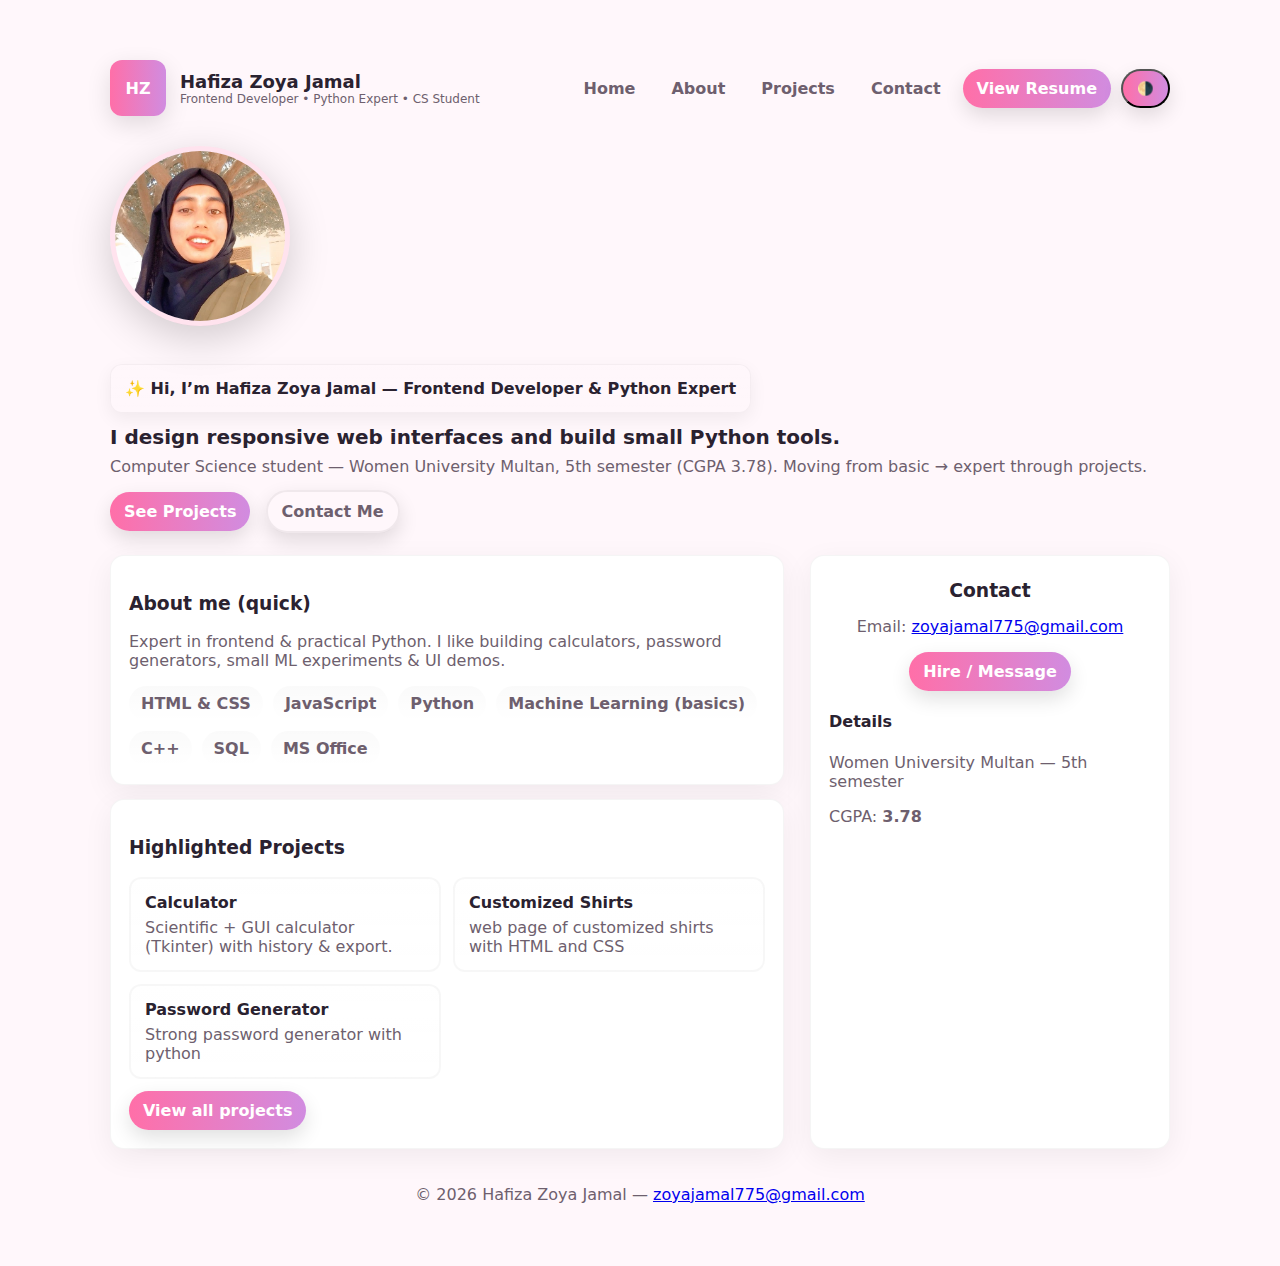
<file: index.html>
<!doctype html>
<html lang="en" data-theme="light">
<head>
  <meta charset="utf-8" />
  <meta name="viewport" content="width=device-width,initial-scale=1" />
  <title>Hafiza Zoya Jamal — Home</title>
  <link rel="stylesheet" href="style.css">
</head>
<body>
  <div class="container">
    <nav>
      <div class="brand">
        <div class="logo">HZ</div>
        <div>
          <h1>Hafiza Zoya Jamal</h1>
          <p class="muted">Frontend Developer • Python Expert • CS Student</p>
        </div>
      </div>

      <div class="top-controls">
        <div class="nav-links">
          <a href="index.html">Home</a>
          <a href="about.html">About</a>
          <a href="projects.html">Projects</a>
          <a href="contact.html">Contact</a>
        </div>
        <a href="resume.pdf" target="_blank" class="btn">View Resume</a>

        <button id="themeToggle" class="btn">🌗</button>
      </div>
    </nav>

    
    <header class="header">
     
<div class="profile">
  <img src="profile.jpg" alt="Your profile photo">
</div>



      <div class="intro">
        <div class="banner">✨ Hi, I’m <strong>Hafiza Zoya Jamal</strong> — Frontend Developer & Python Expert</div>
        <h2 style="margin-top:12px">I design responsive web interfaces and build small Python tools.</h2>
        <p class="muted">Computer Science student — Women University Multan, 5th semester (CGPA 3.78). Moving from basic → expert through projects.</p>

        <div style="margin-top:14px">
          <a href="projects.html" class="btn">See Projects</a>
          <a href="contact.html" class="btn ghost" style="margin-left:10px">Contact Me</a>
        </div>
      </div>
    </header>

    <div class="grid" style="margin-top:22px">
      <main>
        <div class="card">
          <h3>About me (quick)</h3>
          <p class="muted">Expert in frontend & practical Python. I like building calculators, password generators, small ML experiments & UI demos.</p>
          <div style="margin-top:12px" class="skills">
            <span class="skill">HTML & CSS</span>
            <span class="skill">JavaScript</span>
            <span class="skill">Python</span>
            <span class="skill">Machine Learning (basics)</span>
            <span class="skill">C++</span>
            <span class="skill">SQL</span>
            <span class="skill">MS Office</span>
          </div>
        </div>

        <div class="card" style="margin-top:14px">
          <h3>Highlighted Projects</h3>
          <div class="projects">
            <div class="project"><h4>Calculator</h4><p class="muted">Scientific + GUI calculator (Tkinter) with history & export.</p></div>
            <div class="project"><h4>Customized Shirts</h4><p class="muted">web page of customized shirts with HTML and CSS</p></div>
            <div class="project"><h4>Password Generator</h4><p class="muted">Strong password generator with python</p></div>
          </div>
          <div style="margin-top:12px"><a href="projects.html" class="btn">View all projects</a></div>
        </div>
      </main>

      <aside class="card">
        <div class="center">
          <h3 style="margin:6px 0 2px 0">Contact</h3>
          <p class="muted">Email: <a href="mailto:zoyajamal775@gmail.com">zoyajamal775@gmail.com</a></p>
          <div style="margin-top:10px">
            <a class="btn" href="contact.html">Hire / Message</a>
          </div>
        </div>

        <div style="margin-top:16px">
          <h4>Details</h4>
          <p class="muted" style="margin:6px 0">Women University Multan — 5th semester</p>
          <p class="muted">CGPA: <strong>3.78</strong></p>
        </div>
      </aside>
    </div>

    <footer>
      © <span id="year"></span> Hafiza Zoya Jamal — <a href="mailto:zoyajamal775@gmail.com">zoyajamal775@gmail.com</a>
    </footer>
  </div>

<script>
  
  (function(){
    const root = document.documentElement;
    const saved = localStorage.getItem('portfolio-theme') || 'light';
    root.setAttribute('data-theme', saved);
    document.getElementById('themeToggle').addEventListener('click', ()=>{
      const current = root.getAttribute('data-theme');
      const next = current === 'light' ? 'dark' : 'light';
      root.setAttribute('data-theme', next);
      localStorage.setItem('portfolio-theme', next);
    });
    document.getElementById('year').textContent = new Date().getFullYear();
  })();

  
  function openResume(){
    
    window.open('resume.pdf.docx', '_blank');
  }
</script>
</body>
</html>
</file>
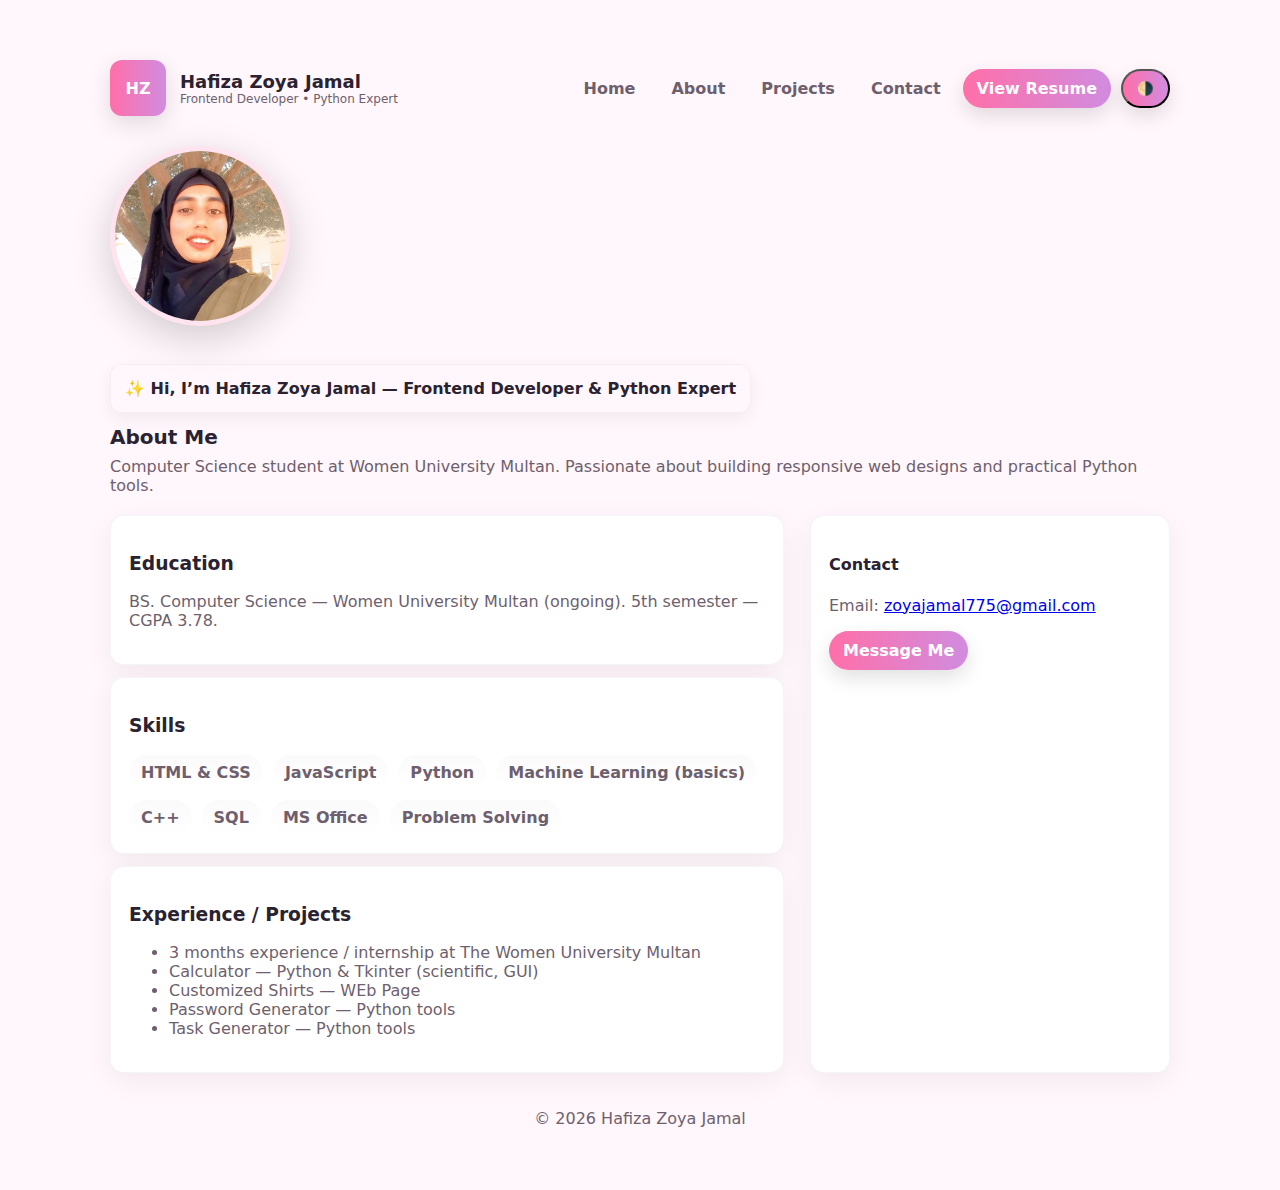
<file: about.html>
<!doctype html>
<html lang="en" data-theme="light">
<head>
  <meta charset="utf-8" />
  <meta name="viewport" content="width=device-width,initial-scale=1" />
  <title>About — Hafiza Zoya Jamal</title>
  <link rel="stylesheet" href="style.css">
</head>
<body>
  <div class="container">
    <nav>
      <div class="brand">
        <div class="logo">HZ</div>
        <div>
          <h1>Hafiza Zoya Jamal</h1>
          <p class="muted">Frontend Developer • Python Expert</p>
        </div>
      </div>

      <div class="top-controls">
        <div class="nav-links">
          <a href="index.html">Home</a>
          <a href="about.html">About</a>
          <a href="projects.html">Projects</a>
          <a href="contact.html">Contact</a>
        </div>
        <a href="resume.pdf" target="_blank" class="btn">View Resume</a>

        <button id="themeToggle" class="btn">🌗</button>
      </div>
    </nav>

    <header class="header">
    
<div class="profile">
  <img src="profile.jpg" alt="Your profile photo">
</div>


      <div class="intro">
        <div class="banner">✨ Hi, I’m <strong>Hafiza Zoya Jamal</strong> — Frontend Developer & Python Expert</div>
        <h2 style="margin-top:12px">About Me</h2>
        <p class="muted">Computer Science student at Women University Multan. Passionate about building responsive web designs and practical Python tools.</p>
      </div>
    </header>

    <div class="grid" style="margin-top:20px">
      <main>
        <div class="card">
          <h3>Education</h3>
          <p class="muted">BS. Computer Science — Women University Multan (ongoing). 5th semester — CGPA 3.78.</p>
        </div>

        <div class="card" style="margin-top:12px">
          <h3>Skills</h3>
          <div class="skills" style="margin-top:10px">
            <span class="skill">HTML & CSS</span>
            <span class="skill">JavaScript</span>
            <span class="skill">Python</span>
            <span class="skill">Machine Learning (basics)</span>
            <span class="skill">C++</span>
            <span class="skill">SQL</span>
            <span class="skill">MS Office</span>
            <span class="skill">Problem Solving</span>
          </div>
        </div>

        <div class="card" style="margin-top:12px">
          <h3>Experience / Projects</h3>
          <ul class="muted">
            <li>3 months experience / internship at The Women University Multan</li>
            <li>Calculator — Python & Tkinter (scientific, GUI)</li>
            <li>Customized Shirts — WEb Page</li>
            <li>Password Generator — Python tools</li>
            <li>Task Generator — Python tools</li>
          </ul>
        </div>
      </main>

      <aside class="card">
        <h4>Contact</h4>
        <p class="muted">Email: <a href="mailto:zoyajamal775@gmail.com">zoyajamal775@gmail.com</a></p>
        <div style="margin-top:14px">
          <a class="btn" href="contact.html">Message Me</a>
        </div>
      </aside>
    </div>

    <footer>
      © <span id="year"></span> Hafiza Zoya Jamal
    </footer>
  </div>

<script>
  
  (function(){
    const root = document.documentElement;
    const saved = localStorage.getItem('portfolio-theme') || 'light';
    root.setAttribute('data-theme', saved);
    document.getElementById('themeToggle').addEventListener('click', ()=>{
      const current = root.getAttribute('data-theme');
      const next = current === 'light' ? 'dark' : 'light';
      root.setAttribute('data-theme', next);
      localStorage.setItem('portfolio-theme', next);
    });
    document.getElementById('year').textContent = new Date().getFullYear();
  })();

  function openResume(){ window.open('resume.pdf', '_blank'); }
</script>
</body>
</html>
</file>
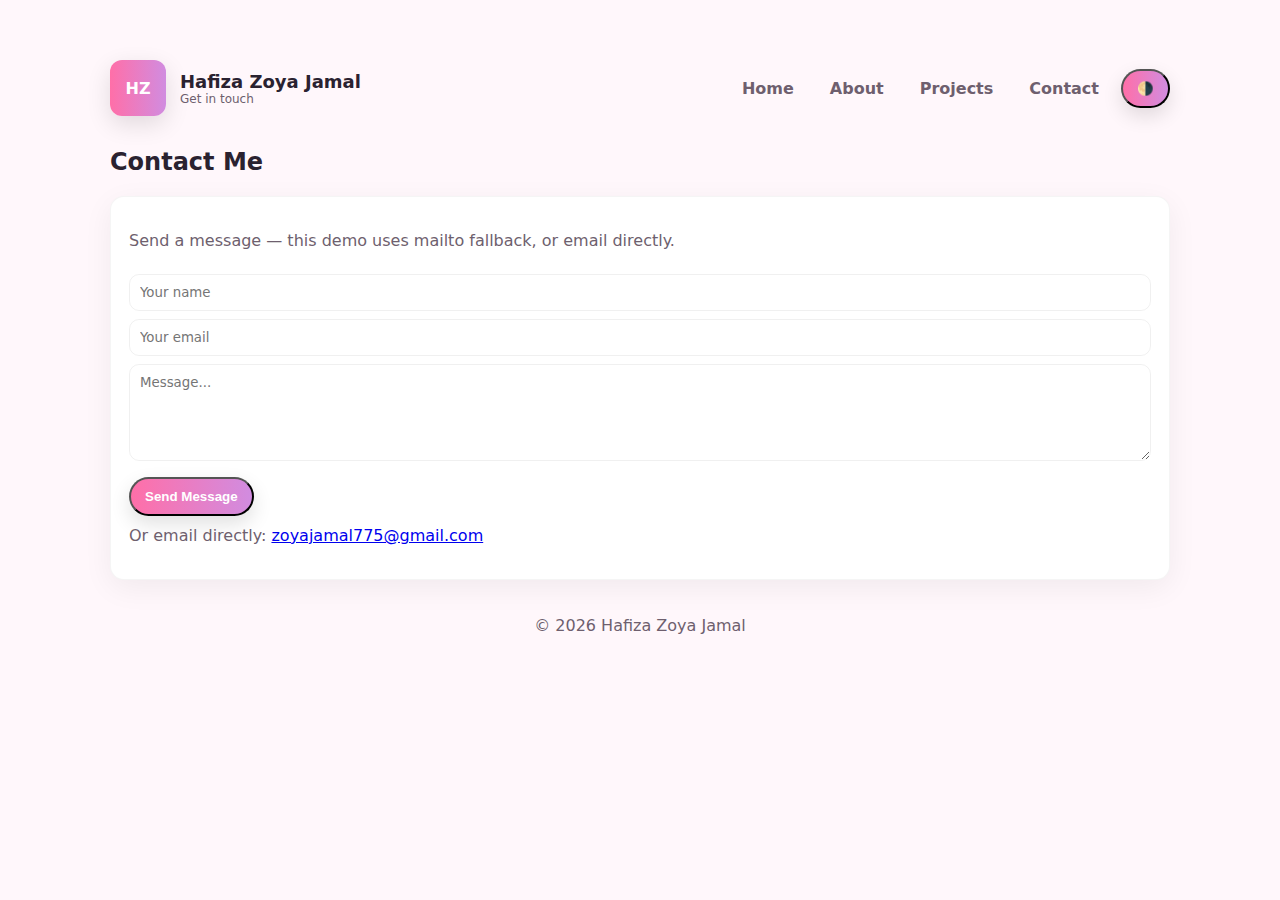
<file: contact.html>
<!doctype html>
<html lang="en" data-theme="light">
<head>
  <meta charset="utf-8" />
  <meta name="viewport" content="width=device-width,initial-scale=1" />
  <title>Contact — Hafiza Zoya Jamal</title>
  <link rel="stylesheet" href="style.css">
</head>
<body>
  <div class="container">
    <nav>
      <div class="brand">
        <div class="logo">HZ</div>
        <div>
          <h1>Hafiza Zoya Jamal</h1>
          <p class="muted">Get in touch</p>
        </div>
      </div>

      <div class="top-controls">
        <div class="nav-links">
          <a href="index.html">Home</a>
          <a href="about.html">About</a>
          <a href="projects.html">Projects</a>
          <a href="contact.html">Contact</a>
        </div>
        <button id="themeToggle" class="btn">🌗</button>
      </div>
    </nav>

    <section style="margin-top:18px">
      <h2>Contact Me</h2>
      <div class="card">
        <p class="muted">Send a message — this demo uses mailto fallback, or email directly.</p>
        <form onsubmit="handleSubmit(event)">
          <input id="name" placeholder="Your name" required>
          <input id="email" type="email" placeholder="Your email" required>
          <textarea id="msg" rows="5" placeholder="Message..." required></textarea>
          <button class="btn" type="submit">Send Message</button>
        </form>
        <p class="muted" style="margin-top:10px">Or email directly: <a href="mailto:zoyajamal775@gmail.com">zoyajamal775@gmail.com</a></p>
      </div>
    </section>

    <footer>
      © <span id="year"></span> Hafiza Zoya Jamal
    </footer>
  </div>

<script>
  (function(){ const root=document.documentElement; const saved=localStorage.getItem('portfolio-theme')||'light'; root.setAttribute('data-theme', saved);
    document.getElementById('themeToggle').addEventListener('click', ()=>{ const current=root.getAttribute('data-theme'); const next=current==='light'?'dark':'light'; root.setAttribute('data-theme', next); localStorage.setItem('portfolio-theme', next); });
    document.getElementById('year').textContent=new Date().getFullYear();
  })();

  function handleSubmit(e){
    e.preventDefault();
    const n=document.getElementById('name').value.trim();
    const em=document.getElementById('email').value.trim();
    const m=document.getElementById('msg').value.trim();
    const subject = encodeURIComponent('Portfolio message from '+n);
    const body = encodeURIComponent('Name: '+n+'\nEmail: '+em+'\n\n'+m);
    window.location.href = `mailto:zoyajamal775@gmail.com?subject=${subject}&body=${body}`;
  }
</script>
</body>
</html>
</file>
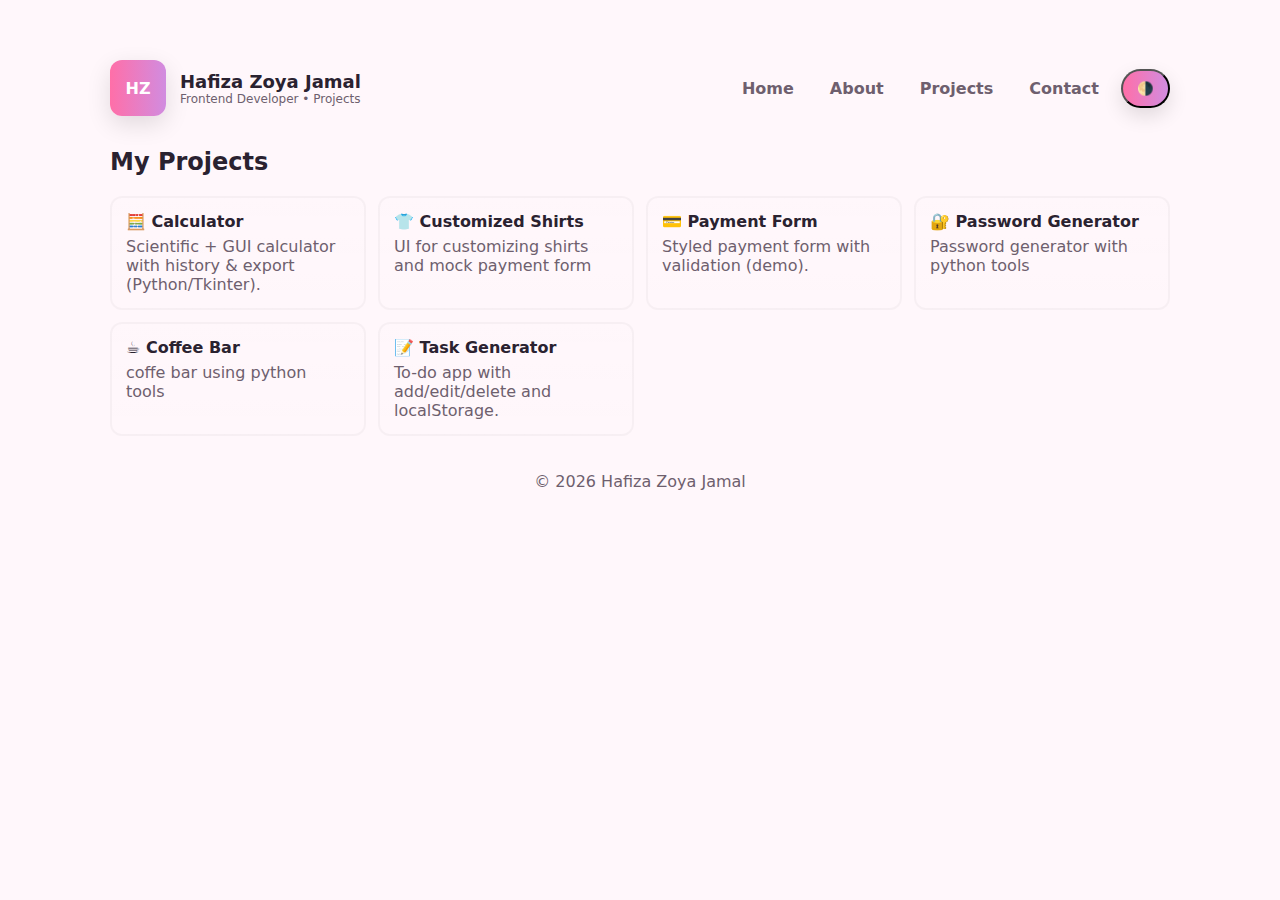
<file: projects.html>
<!doctype html>
<html lang="en" data-theme="light">
<head>
  <meta charset="utf-8" />
  <meta name="viewport" content="width=device-width,initial-scale=1" />
  <title>Projects — Hafiza Zoya Jamal</title>
  <link rel="stylesheet" href="style.css">
</head>
<body>
  <div class="container">
    <nav>
      <div class="brand">
        <div class="logo">HZ</div>
        <div>
          <h1>Hafiza Zoya Jamal</h1>
          <p class="muted">Frontend Developer • Projects</p>
        </div>
      </div>

      <div class="top-controls">
        <div class="nav-links">
          <a href="index.html">Home</a>
          <a href="about.html">About</a>
          <a href="projects.html">Projects</a>
          <a href="contact.html">Contact</a>
        </div>
        <button id="themeToggle" class="btn">🌗</button>
      </div>
    </nav>

    <section style="margin-top:18px">
      <h2>My Projects</h2>
      <div class="projects">
        <div class="project"><h4>🧮 Calculator</h4><p class="muted">Scientific + GUI calculator with history & export (Python/Tkinter).</p></div>
        <div class="project"><h4>👕 Customized Shirts</h4><p class="muted">UI for customizing shirts and mock payment form</p></div>
        <div class="project"><h4>💳 Payment Form</h4><p class="muted">Styled payment form with validation (demo).</p></div>
        <div class="project"><h4>🔐 Password Generator</h4><p class="muted">Password generator with python tools</p></div>
        <div class="project"><h4>☕ Coffee Bar</h4><p class="muted">coffe bar using python tools</p></div>
        <div class="project"><h4>📝 Task Generator</h4><p class="muted">To-do app with add/edit/delete and localStorage.</p></div>
      </div>
    </section>

    <footer>
      © <span id="year"></span> Hafiza Zoya Jamal
    </footer>
  </div>

<script>
  (function(){ const root=document.documentElement; const saved=localStorage.getItem('portfolio-theme')||'light'; root.setAttribute('data-theme', saved);
    document.getElementById('themeToggle').addEventListener('click', ()=>{ const current=root.getAttribute('data-theme'); const next=current==='light'?'dark':'light'; root.setAttribute('data-theme', next); localStorage.setItem('portfolio-theme', next); });
    document.getElementById('year').textContent=new Date().getFullYear();
  })();
</script>
</body>
</html>
</file>
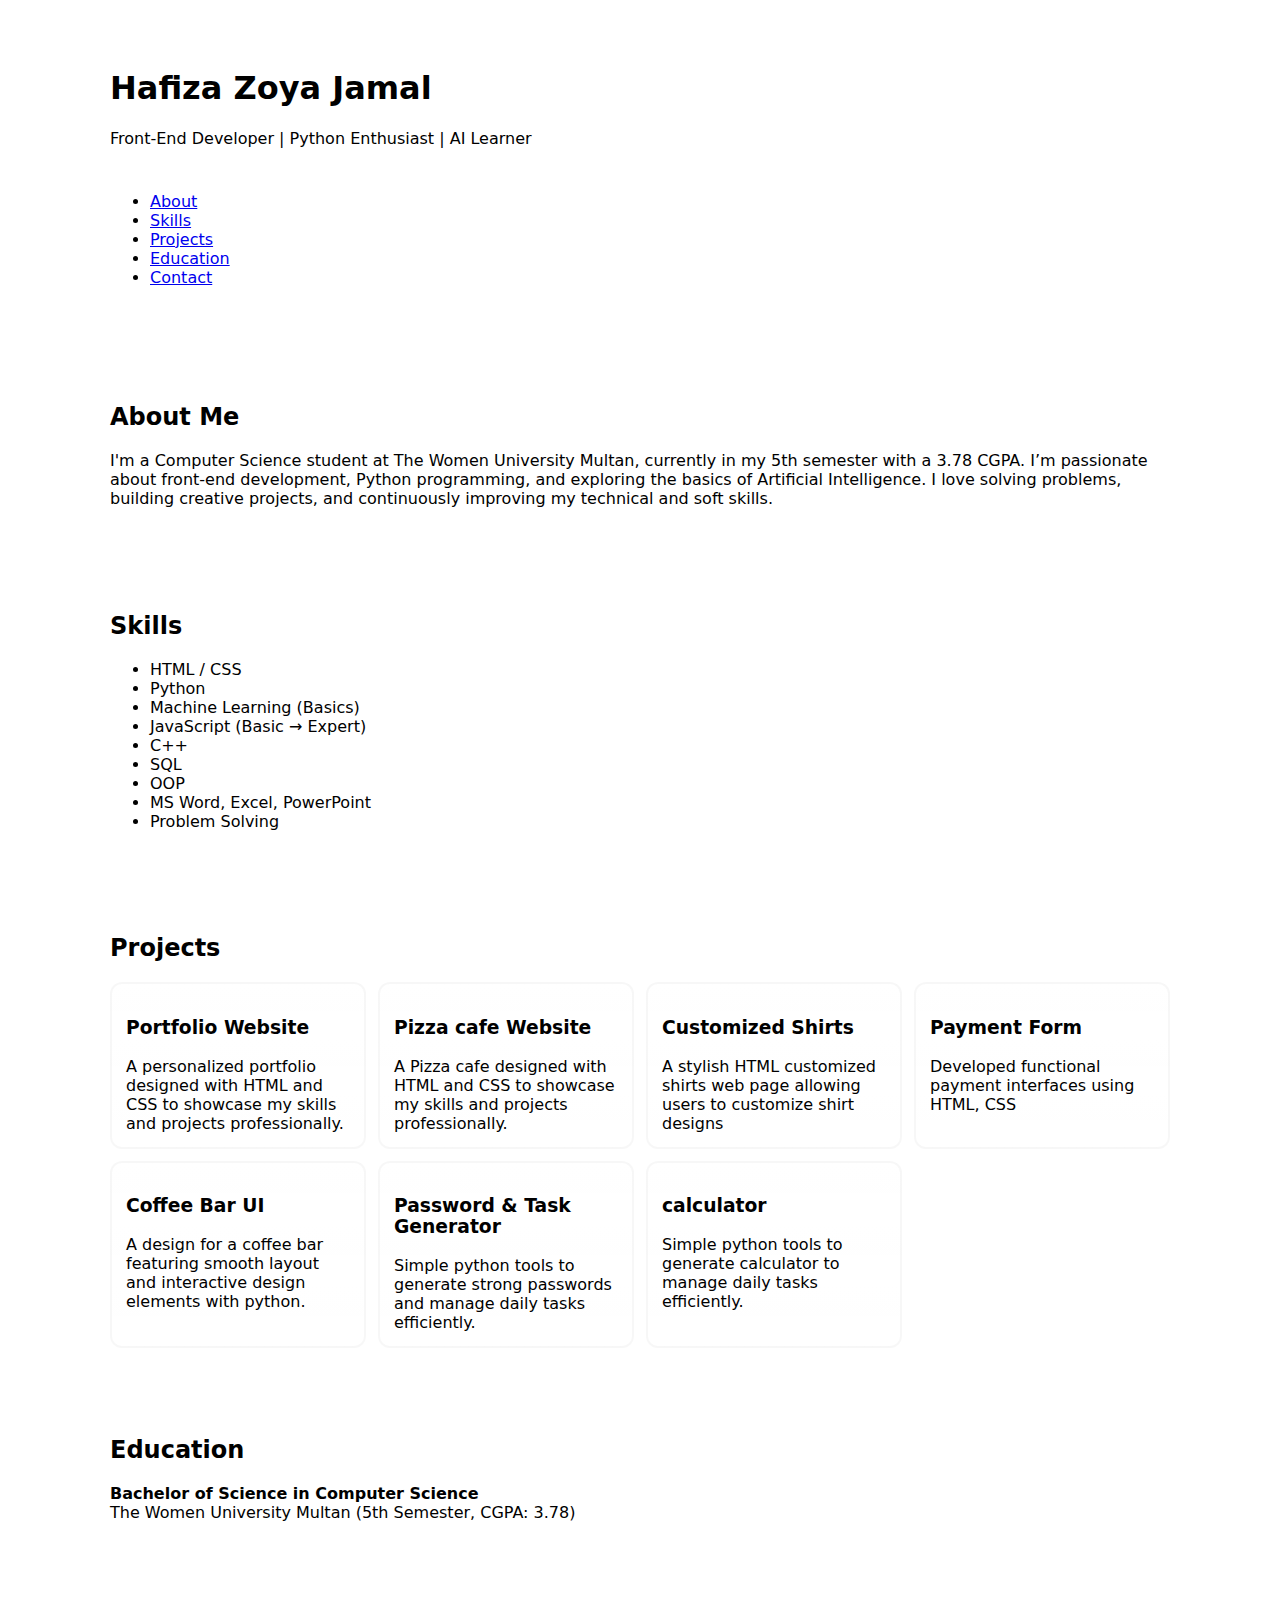
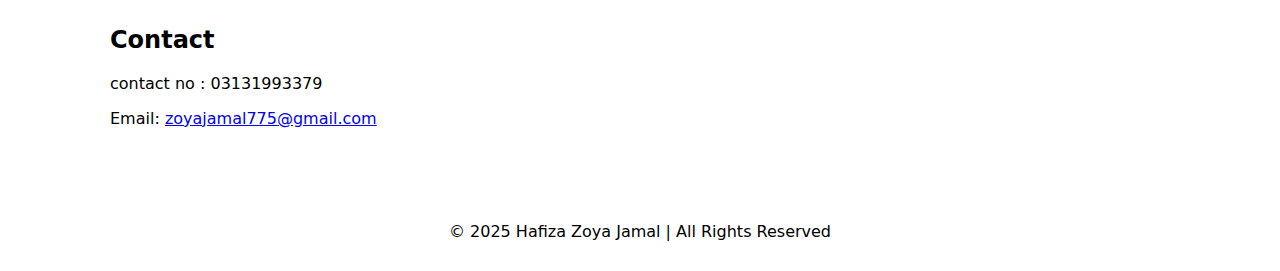
<file: zoya portfolio.html>
<!DOCTYPE html>
<html lang="en">
<head>
  <meta charset="UTF-8" />
  <meta name="viewport" content="width=device-width, initial-scale=1.0" />
  <title>Hafiza Zoya Jamal | Portfolio</title>
  <link rel="stylesheet" href="style.css" />
</head>
<body>
  <header>
    <div class="container">
      <h1>Hafiza Zoya Jamal</h1>
      <p class="role">Front-End Developer | Python Enthusiast | AI Learner</p>
      <nav>
        <ul>
          <li><a href="#about">About</a></li>
          <li><a href="#skills">Skills</a></li>
          <li><a href="#projects">Projects</a></li>
          <li><a href="#education">Education</a></li>
          <li><a href="#contact">Contact</a></li>
        </ul>
      </nav>
    </div>
  </header>

  <section id="about" class="section">
    <div class="container">
      <h2>About Me</h2>
      <p>
        I'm a Computer Science student at The Women University Multan, currently in my 5th semester with a 3.78 CGPA. 
        I’m passionate about front-end development, Python programming, and exploring the basics of Artificial Intelligence. 
        I love solving problems, building creative projects, and continuously improving my technical and soft skills.
      </p>
    </div>
  </section>

  <section id="skills" class="section">
    <div class="container">
      <h2>Skills</h2>
      <ul class="skills-list">
        <li>HTML / CSS</li>
        <li>Python</li>
        <li>Machine Learning (Basics)</li>
        <li>JavaScript (Basic → Expert)</li>
        <li>C++</li>
        <li>SQL</li>
        <li>OOP</li>
        <li>MS Word, Excel, PowerPoint</li>
        <li>Problem Solving</li>
      </ul>
    </div>
  </section>

  <section id="projects" class="section">
    <div class="container">
      <h2>Projects</h2>
      <div class="projects">
        <div class="project">
          <h3>Portfolio Website</h3>
          <p>A personalized portfolio designed with HTML and CSS to showcase my skills and projects professionally.</p>
        </div>
         <div class="project">
          <h3>Pizza cafe Website</h3>
          <p>A Pizza cafe designed with HTML and CSS to showcase my skills and projects professionally.</p>
        </div>
        <div class="project">
          <h3>Customized Shirts </h3>
          <p>A stylish HTML customized shirts web page allowing users to customize shirt designs</p>
        </div>
        <div class="project">
          <h3>Payment Form </h3>
          <p>Developed functional payment  interfaces using HTML, CSS</p>
        </div>
        <div class="project">
          <h3>Coffee Bar UI</h3>
          <p>A  design for a coffee bar featuring smooth layout and interactive design elements with python.</p>
        </div>
        <div class="project">
          <h3>Password & Task Generator</h3>
          <p>Simple python tools to generate strong passwords and manage daily tasks efficiently.</p>
        </div>
         <div class="project">
          <h3>calculator</h3>
          <p>Simple python tools to generate calculator to manage daily tasks efficiently.</p>
        </div>
      </div>
    </div>
  </section>

  <section id="education" class="section">
    <div class="container">
      <h2>Education</h2>
      <p><strong>Bachelor of Science in Computer Science</strong><br> The Women University Multan (5th Semester, CGPA: 3.78)</p>
    </div>
  </section>

  <section id="contact" class="section">
    <div class="container">
      <h2>Contact</h2>
      <p>contact no : 03131993379 </p>
      <p>Email: <a href="mailto:zoyajamal775@gmail.com">zoyajamal775@gmail.com</a></p>
    </div>
  </section>

  <footer>
    <p>&copy; 2025 Hafiza Zoya Jamal | All Rights Reserved</p>
  </footer>
</body>
</html>
</file>
<file: style.css>
:root{
  --bg-light: #fff7fb;
  --card-light: #ffffff;
  --text-light: #2a2230;
  --muted-light: #6e5f6e;
  --accent-light: #ff6fa8;
  --accent2-light: #d18ce0;

  --bg-dark: #17101a;
  --card-dark: #241527;
  --text-dark: #f4eef6;
  --muted-dark: #bfb2bf;
  --accent-dark: #ff9fcf;
  --accent2-dark: #a98fff;

  --radius: 14px;
  --maxw: 1100px;
}


html[data-theme="light"]{
  --bg: var(--bg-light);
  --card: var(--card-light);
  --text: var(--text-light);
  --muted: var(--muted-light);
  --accent: linear-gradient(90deg,var(--accent-light),var(--accent2-light));
}
html[data-theme="dark"]{
  --bg: var(--bg-dark);
  --card: var(--card-dark);
  --text: var(--text-dark);
  --muted: var(--muted-dark);
  --accent: linear-gradient(90deg,var(--accent-dark),var(--accent2-dark));
}

*{box-sizing:border-box}
body{
  margin:0;
  font-family: "Poppins", system-ui, -apple-system, "Segoe UI", Roboto, "Helvetica Neue", Arial;
  background:var(--bg);
  color:var(--text);
  -webkit-font-smoothing:antialiased;
  -moz-osx-font-smoothing:grayscale;
}


.container{max-width:var(--maxw);margin:28px auto;padding:20px}


nav{
  display:flex;justify-content:space-between;align-items:center;gap:12px;
  background:transparent;padding:12px 0;
}
.brand{display:flex;gap:14px;align-items:center}
.logo{
  width:56px;height:56px;border-radius:12px;
  background:var(--accent);display:grid;place-items:center;color:#fff;font-weight:800;
  box-shadow: 0 8px 24px rgba(0,0,0,0.12);
}
.brand h1{margin:0;font-size:18px}
.brand p{margin:0;font-size:12px;color:var(--muted)}

.nav-links{display:flex;gap:12px;align-items:center}
.nav-links a{
  text-decoration:none;color:var(--muted);font-weight:600;padding:8px 12px;border-radius:10px;
}
.nav-links a:hover{color:var(--text);background:rgba(255,255,255,0.03)}


.header{
  display:flex;gap:26px;align-items:center;margin-top:18px;flex-wrap:wrap;
  animation:fadeInUp .8s ease both;
}

.profile {
  width: 180px;                 
  height: 180px;
  border-radius: 50%;           
  overflow: hidden;
  display: inline-block;
  border: 5px solid rgba(255, 111, 170, 0.15);
  box-shadow: 0 12px 40px rgba(0, 0, 0, 0.18);
  position: relative;
  flex-shrink: 0;
}

.profile img {
  width: 100%;
  height: 100%;
  object-fit: cover;           
  object-position: center;
  display: block;
}

.profile::after {
  content: "";
  position: absolute;
  inset: 0;
  border-radius: 50%;
  box-shadow: 0 0 25px rgba(255, 111, 170, 0.25);
  pointer-events: none;
}

.intro{
  min-width:220px;
  animation:fadeIn .9s ease both .15s;
}
.intro h2{margin:0;font-size:20px;color:var(--text)}
.intro p{margin:8px 0 0 0;color:var(--muted)}


.banner{
  margin-top:12px;padding:14px;border-radius:12px;background:linear-gradient(180deg,rgba(255,255,255,0.02),transparent);
  display:inline-block;font-weight:700;color:var(--text);border:1px solid rgba(0,0,0,0.04);
  box-shadow: 0 6px 18px rgba(0,0,0,0.06);
}


.grid{
  display:grid;grid-template-columns:1fr 360px;gap:26px;margin-top:20px;
}
.card{
  background:var(--card);padding:18px;border-radius:var(--radius);border:1px solid rgba(0,0,0,0.04);
  box-shadow: 0 8px 30px rgba(0,0,0,0.06);
}


.skills{display:flex;flex-wrap:wrap;gap:10px;margin-top:10px}
.skill{background:linear-gradient(180deg,rgba(0,0,0,0.02),transparent);padding:8px 12px;border-radius:999px;font-weight:700;color:var(--muted)}

.projects{display:grid;grid-template-columns:repeat(auto-fit,minmax(220px,1fr));gap:12px;margin-top:12px}
.project{padding:14px;border-radius:12px;border:2px solid rgba(0,0,0,0.03);background:linear-gradient(180deg,rgba(255,255,255,0.01),transparent)}
.project h4{margin:0 0 6px 0}
.project p{margin:0;color:var(--muted)}


.btn{
  display:inline-block;padding:10px 14px;border-radius:999px;background:var(--accent);color:#fff;text-decoration:none;font-weight:700;
  box-shadow:0 8px 20px rgba(0,0,0,0.12);
}
.btn.ghost{background:transparent;border:2px solid rgba(0,0,0,0.06);color:var(--muted)}


form input, form textarea{width:100%;padding:10px;border-radius:10px;border:1px solid rgba(0,0,0,0.06);margin-top:8px;background:transparent;color:var(--text);font-family:inherit;resize:vertical}
form button{margin-top:12px}


footer{text-align:center;margin-top:22px;color:var(--muted);padding:14px 0}


.top-controls{display:flex;gap:10px;align-items:center}


@keyframes fadeInUp{
  from {opacity:0;transform:translateY(14px)}
  to {opacity:1;transform:none}
}
@keyframes fadeIn{
  from{opacity:0} to{opacity:1}
}


@media (max-width:980px){.grid{grid-template-columns:1fr}}
@media (max-width:640px){
  .header{justify-content:center;text-align:center}
  .profile{width:120px;height:120px}
  nav{flex-direction:column;gap:8px}
}


.muted{color:var(--muted)}
.center{text-align:center}
</file>
